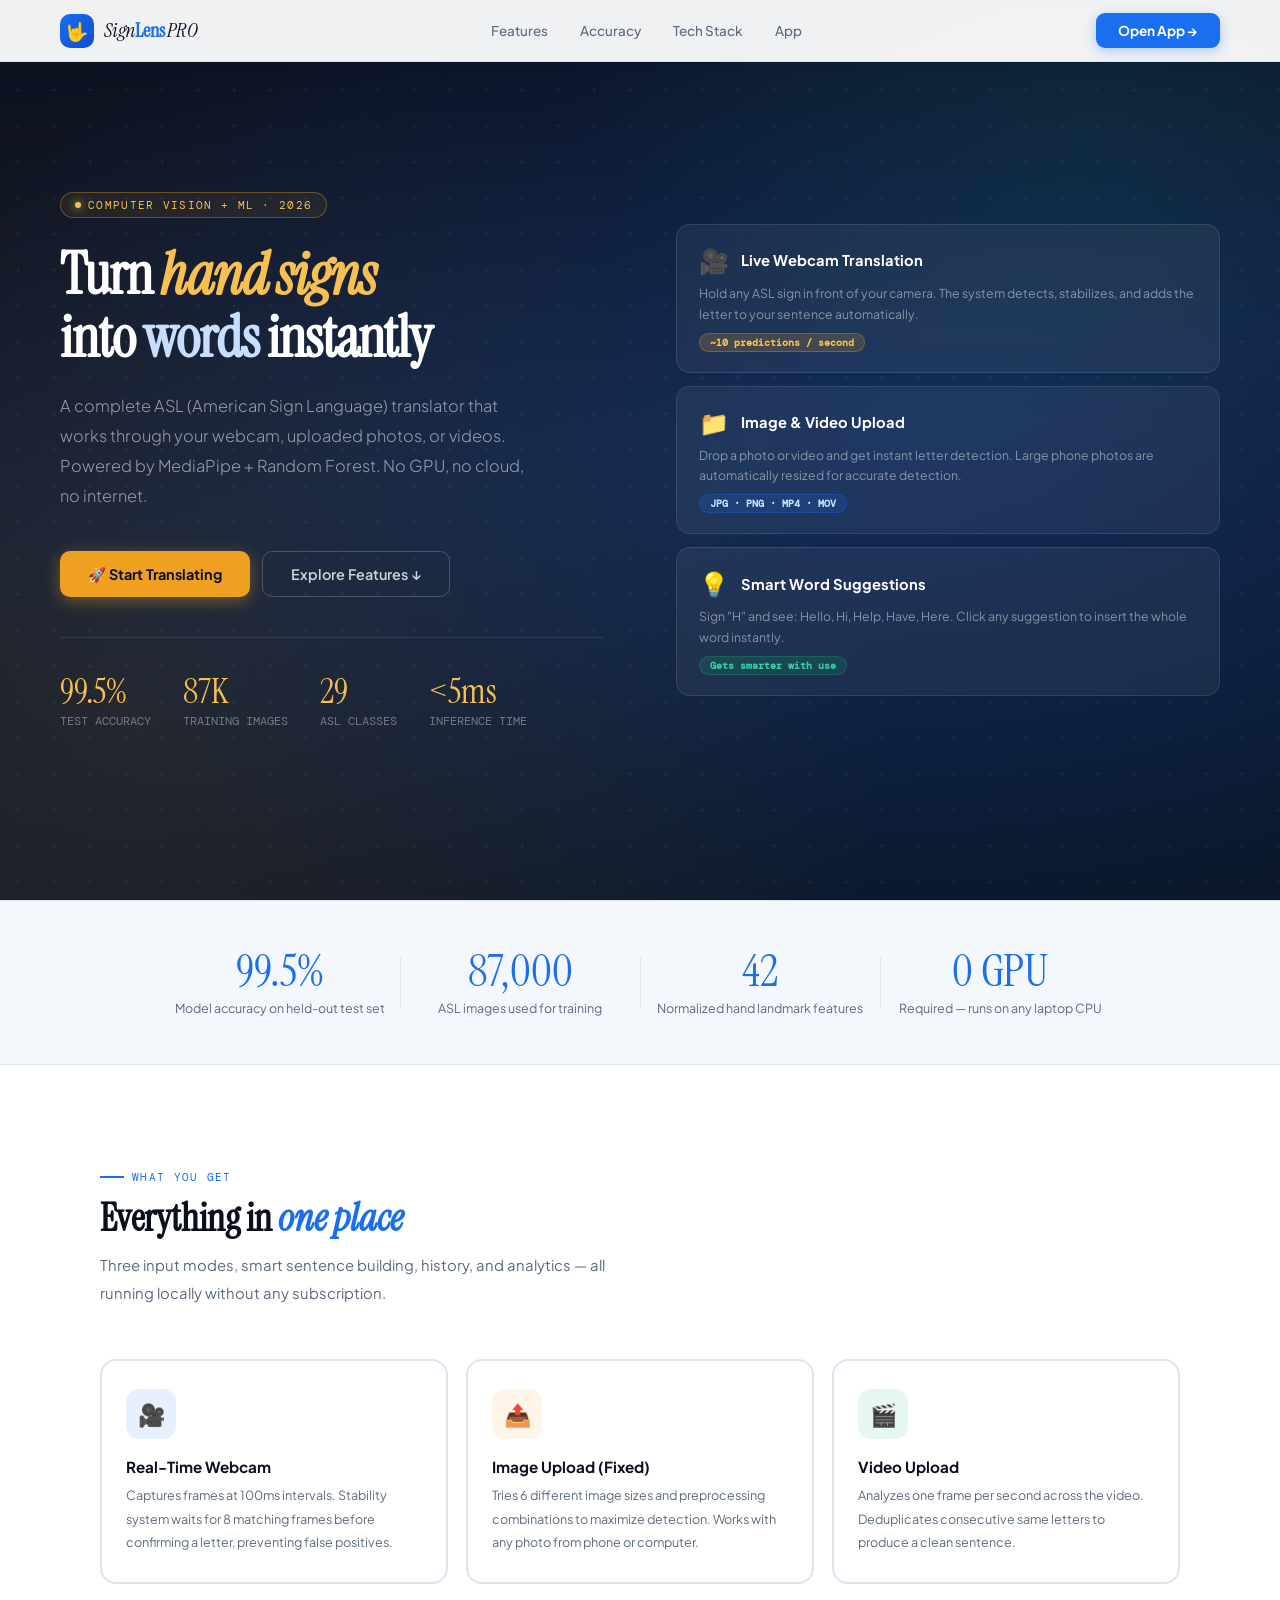
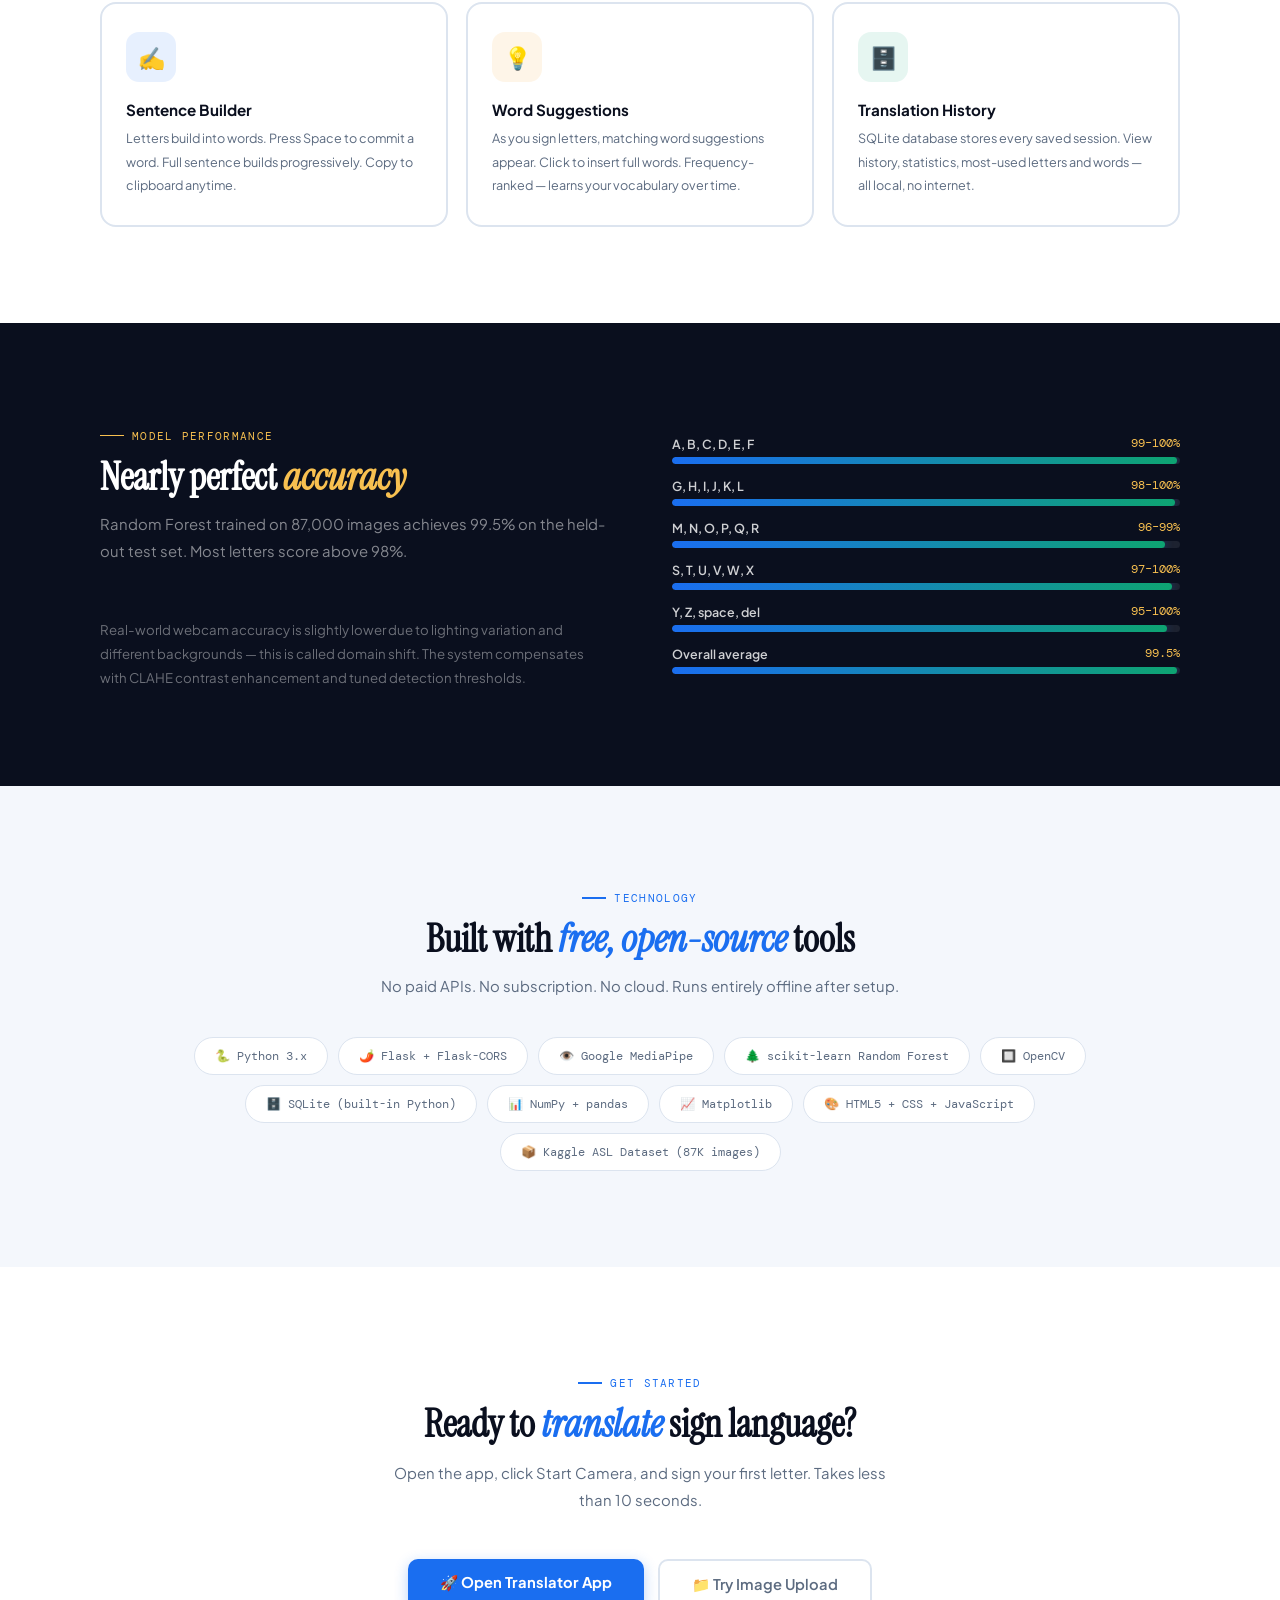
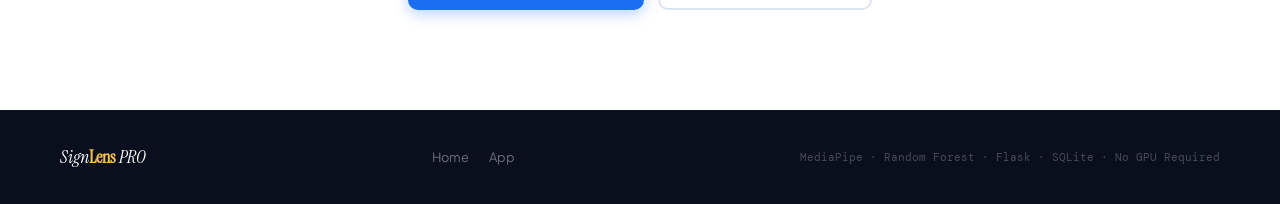
<file: frontend/index.html>
<!DOCTYPE html>
<html lang="en">
<head>
<meta charset="UTF-8"><meta name="viewport" content="width=device-width,initial-scale=1.0">
<title>SignLens PRO — ASL Sign Language Translator</title>
<link rel="preconnect" href="https://fonts.googleapis.com">
<link href="https://fonts.googleapis.com/css2?family=Instrument+Serif:ital@0;1&family=Plus+Jakarta+Sans:wght@300;400;500;600;700;800&family=DM+Mono:wght@400;500&display=swap" rel="stylesheet">
<style>
*,*::before,*::after{box-sizing:border-box;margin:0;padding:0}
:root{
  --ink:#0a0f1e; --ink2:#1a2332; --ink3:#243047;
  --sky:#1a6ef0; --sky2:#4b8ff8; --sky3:#c7dffe;
  --sun:#f0a020; --sun2:#f8c050; --sun3:#fef0cc;
  --mint:#0ea472; --rose:#e83a4c;
  --paper:#ffffff; --cloud:#f4f7fc; --mist:#e8edf5;
  --slate:#5c6b80; --fog:#96a5b8; --line:#dce4ef;
  --serif:'Instrument Serif',serif;
  --sans:'Plus Jakarta Sans',sans-serif;
  --mono:'DM Mono',monospace;
}
html{scroll-behavior:smooth}
body{font-family:var(--sans);background:var(--paper);color:var(--ink);overflow-x:hidden}

/* ══ NAV ══════════════════════════════════════════════ */
nav{position:fixed;inset:0 0 auto;z-index:100;height:62px;
  display:flex;align-items:center;justify-content:space-between;padding:0 60px;
  background:rgba(255,255,255,.94);backdrop-filter:blur(18px);
  border-bottom:1px solid var(--line);box-shadow:0 1px 10px rgba(10,15,30,.06)}
.nav-logo{display:flex;align-items:center;gap:10px;text-decoration:none;color:var(--ink)}
.nav-logo-icon{width:34px;height:34px;border-radius:10px;font-size:18px;
  background:linear-gradient(135deg,var(--sky),#0d4ecf);
  display:flex;align-items:center;justify-content:center}
.nav-brand{font-family:var(--serif);font-size:1.22rem;font-style:italic;letter-spacing:-.01em}
.nav-brand b{font-style:normal;color:var(--sky)}
.nav-links{display:flex;align-items:center;gap:2px}
.nav-a{padding:7px 15px;border-radius:8px;font-size:.84rem;font-weight:500;
  color:var(--slate);text-decoration:none;transition:all .18s}
.nav-a:hover{color:var(--ink);background:var(--cloud)}
.nav-cta{padding:9px 22px;border-radius:9px;font-size:.85rem;font-weight:700;
  background:var(--sky);color:#fff;text-decoration:none;
  box-shadow:0 3px 12px rgba(26,110,240,.3);transition:all .2s}
.nav-cta:hover{background:#1459d4;transform:translateY(-1px);box-shadow:0 5px 18px rgba(26,110,240,.4)}

/* ══ HERO ══════════════════════════════════════════════ */
.hero{
  min-height:100vh;padding:100px 60px 80px;
  background:var(--ink);position:relative;overflow:hidden;display:flex;align-items:center}
/* Gradient mesh background */
.hero::before{content:'';position:absolute;inset:0;
  background:radial-gradient(ellipse 80% 60% at 70% 50%,rgba(26,110,240,.22),transparent),
             radial-gradient(ellipse 60% 80% at 10% 80%,rgba(240,160,32,.1),transparent),
             radial-gradient(ellipse 40% 40% at 85% 15%,rgba(14,164,114,.1),transparent),
             linear-gradient(170deg,#0a0f1e 0%,#0f1a30 50%,#0a1526 100%)}
/* Dot grid */
.hero::after{content:'';position:absolute;inset:0;pointer-events:none;
  background-image:radial-gradient(rgba(255,255,255,.08) 1px,transparent 1px);
  background-size:36px 36px}

.hero-inner{max-width:1200px;margin:0 auto;width:100%;
  display:grid;grid-template-columns:1fr 1fr;gap:72px;align-items:center;position:relative;z-index:1}

/* Left side */
.hero-eyebrow{display:inline-flex;align-items:center;gap:7px;margin-bottom:26px;
  padding:5px 14px;border-radius:999px;
  border:1px solid rgba(240,160,32,.35);background:rgba(240,160,32,.08);
  font-family:var(--mono);font-size:.68rem;letter-spacing:.12em;
  color:var(--sun2);text-transform:uppercase}
.hero-eyebrow-dot{width:6px;height:6px;border-radius:50%;
  background:var(--sun2);box-shadow:0 0 8px var(--sun2);animation:pulse 2s infinite}
@keyframes pulse{0%,100%{opacity:1}50%{opacity:.3}}

h1{font-family:var(--serif);font-size:clamp(2.8rem,4.5vw,4.4rem);
  color:#fff;line-height:1.08;margin-bottom:22px;letter-spacing:-.02em}
h1 .accent{color:var(--sun2);font-style:italic}
h1 .accent2{color:var(--sky3)}
.hero-desc{font-size:1.02rem;color:rgba(255,255,255,.55);line-height:1.85;
  font-weight:300;max-width:480px;margin-bottom:40px}

.hero-btns{display:flex;gap:12px;flex-wrap:wrap}
.hbtn1{display:inline-flex;align-items:center;gap:8px;
  padding:13px 28px;border-radius:10px;font-size:.9rem;font-weight:700;
  background:var(--sun);color:var(--ink);text-decoration:none;
  box-shadow:0 4px 16px rgba(240,160,32,.4);transition:all .22s}
.hbtn1:hover{background:var(--sun2);transform:translateY(-2px);box-shadow:0 7px 24px rgba(240,160,32,.5)}
.hbtn2{display:inline-flex;align-items:center;gap:8px;
  padding:13px 28px;border-radius:10px;font-size:.9rem;font-weight:600;
  border:1.5px solid rgba(255,255,255,.2);color:rgba(255,255,255,.8);text-decoration:none;transition:all .22s}
.hbtn2:hover{border-color:rgba(255,255,255,.4);background:rgba(255,255,255,.07)}

.hero-numbers{display:flex;gap:32px;margin-top:40px;padding-top:36px;
  border-top:1px solid rgba(255,255,255,.09)}
.hn .val{font-family:var(--serif);font-size:2.2rem;color:var(--sun2);line-height:1}
.hn .lbl{font-size:.72rem;color:rgba(255,255,255,.38);margin-top:4px;font-family:var(--mono)}

/* Right side — feature cards */
.hero-right{display:flex;flex-direction:column;gap:13px}
.hcard{padding:20px 22px;border-radius:14px;
  background:rgba(255,255,255,.06);border:1px solid rgba(255,255,255,.1);
  backdrop-filter:blur(14px);transition:all .28s;cursor:default}
.hcard:hover{background:rgba(255,255,255,.1);transform:translateX(-4px);
  border-color:rgba(255,255,255,.18)}
.hcard-row{display:flex;align-items:center;gap:12px;margin-bottom:7px}
.hcard-emoji{font-size:1.5rem}
.hcard-title{font-size:.92rem;font-weight:700;color:#fff}
.hcard-body{font-size:.77rem;color:rgba(255,255,255,.47);line-height:1.7}
.hcard-tag{display:inline-block;margin-top:8px;padding:2px 10px;border-radius:999px;
  font-family:var(--mono);font-size:.62rem;font-weight:600}
.tag-sun{background:rgba(240,160,32,.18);color:var(--sun2);border:1px solid rgba(240,160,32,.3)}
.tag-sky{background:rgba(26,110,240,.18);color:var(--sky3);border:1px solid rgba(26,110,240,.3)}
.tag-mint{background:rgba(14,164,114,.18);color:#34d3a0;border:1px solid rgba(14,164,114,.3)}

/* ══ METRICS BAND ═══════════════════════════════════════ */
.band{background:var(--cloud);border-top:1px solid var(--line);border-bottom:1px solid var(--line);
  padding:48px 60px}
.band-inner{max-width:960px;margin:0 auto;
  display:grid;grid-template-columns:repeat(4,1fr)}
.band-item{text-align:center;padding:0 12px;position:relative}
.band-item+.band-item::before{content:'';position:absolute;left:0;top:12%;height:76%;width:1px;background:var(--line)}
.band-val{font-family:var(--serif);font-size:2.8rem;color:var(--sky);line-height:1;margin-bottom:6px}
.band-lbl{font-size:.78rem;color:var(--slate)}

/* ══ FEATURES SECTION ════════════════════════════════════ */
.section{padding:96px 60px}
.sec-inner{max-width:1080px;margin:0 auto}
.sec-label{display:inline-flex;align-items:center;gap:8px;margin-bottom:12px;
  font-family:var(--mono);font-size:.68rem;letter-spacing:.12em;color:var(--sky);text-transform:uppercase}
.sec-label::before{content:'';width:24px;height:1.5px;background:var(--sky)}
.sec-title{font-family:var(--serif);font-size:clamp(2rem,3vw,2.9rem);
  color:var(--ink);line-height:1.15;margin-bottom:12px}
.sec-title i{color:var(--sky)}
.sec-sub{font-size:.93rem;color:var(--slate);line-height:1.85;max-width:520px;margin-bottom:52px}

.feat-grid{display:grid;grid-template-columns:repeat(3,1fr);gap:18px}
.feat{padding:28px 24px;border-radius:16px;border:2px solid var(--line);
  background:var(--paper);transition:all .26s;position:relative;overflow:hidden}
.feat::after{content:'';position:absolute;inset:0;opacity:0;
  background:linear-gradient(135deg,rgba(26,110,240,.04),transparent);transition:opacity .3s}
.feat:hover{border-color:var(--sky2);box-shadow:0 10px 36px rgba(26,110,240,.1);transform:translateY(-4px)}
.feat:hover::after{opacity:1}
.feat-icon{width:50px;height:50px;border-radius:13px;margin-bottom:18px;
  display:flex;align-items:center;justify-content:center;font-size:22px}
.fi-sky{background:rgba(26,110,240,.1)} .fi-sun{background:rgba(240,160,32,.1)} .fi-mint{background:rgba(14,164,114,.1)}
.feat-name{font-weight:700;font-size:.95rem;color:var(--ink);margin-bottom:8px}
.feat-text{font-size:.79rem;color:var(--slate);line-height:1.85}

/* ══ ACCURACY SHOWCASE ═══════════════════════════════════ */
.acc-section{background:var(--ink);padding:96px 60px}
.acc-inner{max-width:1080px;margin:0 auto;display:grid;grid-template-columns:1fr 1fr;gap:64px;align-items:center}
.acc-section .sec-label{color:var(--sun2)}
.acc-section .sec-label::before{background:var(--sun2)}
.acc-section .sec-title{color:#fff}
.acc-section .sec-title i{color:var(--sun2)}
.acc-section .sec-sub{color:rgba(255,255,255,.5)}
.acc-bars{display:flex;flex-direction:column;gap:14px}
.acc-row{display:flex;flex-direction:column;gap:5px}
.acc-meta{display:flex;justify-content:space-between;font-size:.78rem}
.acc-ltr{color:rgba(255,255,255,.8);font-weight:600}
.acc-pct{color:var(--sun2);font-family:var(--mono);font-size:.72rem}
.acc-track{height:7px;background:rgba(255,255,255,.08);border-radius:4px;overflow:hidden}
.acc-fill{height:100%;border-radius:4px;
  background:linear-gradient(90deg,var(--sky),var(--mint));
  box-shadow:0 0 8px rgba(26,110,240,.4)}

/* ══ TECH STACK ══════════════════════════════════════════ */
.tech-section{padding:96px 60px;background:var(--cloud)}
.tech-inner{max-width:1080px;margin:0 auto;text-align:center}
.tech-pills{display:flex;flex-wrap:wrap;gap:10px;justify-content:center;margin-top:36px}
.tech-pill{padding:10px 20px;border-radius:999px;font-family:var(--mono);font-size:.76rem;
  border:1.5px solid var(--line);color:var(--slate);background:var(--paper);transition:all .2s}
.tech-pill:hover{border-color:var(--sky);color:var(--sky);background:rgba(26,110,240,.04)}

/* ══ CTA ════════════════════════════════════════════════ */
.cta{padding:100px 60px;text-align:center}
.cta .sec-label{justify-content:center}
.cta .sec-title{text-align:center;max-width:600px;margin:0 auto 14px}
.cta .sec-sub{margin:0 auto 44px;text-align:center}
.cta-row{display:flex;gap:14px;justify-content:center;flex-wrap:wrap}
.cta-p{padding:14px 32px;border-radius:10px;font-size:.92rem;font-weight:700;
  background:var(--sky);color:#fff;text-decoration:none;
  box-shadow:0 4px 14px rgba(26,110,240,.3);transition:all .2s;font-family:var(--sans)}
.cta-p:hover{background:#1459d4;transform:translateY(-2px);box-shadow:0 7px 22px rgba(26,110,240,.4)}
.cta-s{padding:14px 32px;border-radius:10px;font-size:.92rem;font-weight:600;
  border:2px solid var(--line);color:var(--slate);text-decoration:none;transition:all .2s;font-family:var(--sans)}
.cta-s:hover{border-color:var(--sky);color:var(--sky)}

/* ══ FOOTER ══════════════════════════════════════════════ */
footer{background:var(--ink);padding:36px 60px;
  display:flex;align-items:center;justify-content:space-between;flex-wrap:wrap;gap:14px}
.foot-brand{font-family:var(--serif);font-size:1.1rem;font-style:italic;color:#fff}
.foot-brand b{color:var(--sun2);font-style:normal}
.foot-links{display:flex;gap:20px}
.foot-a{font-size:.8rem;color:rgba(255,255,255,.4);text-decoration:none;transition:color .15s}
.foot-a:hover{color:rgba(255,255,255,.75)}
.foot-note{font-family:var(--mono);font-size:.67rem;color:rgba(255,255,255,.25)}

@media(max-width:960px){
  nav{padding:0 20px}
  .hero{padding:90px 20px 64px}
  .hero-inner,.acc-inner{grid-template-columns:1fr;gap:36px}
  .band,.section,.acc-section,.tech-section,.cta{padding:64px 20px}
  .band-inner{grid-template-columns:1fr 1fr}
  .feat-grid{grid-template-columns:1fr}
  footer{padding:28px 20px;flex-direction:column;text-align:center}
  .foot-links{justify-content:center}
}
</style>
</head>
<body>

<nav>
  <a href="index.html" class="nav-logo">
    <div class="nav-logo-icon">🤟</div>
    <div class="nav-brand"><i>Sign</i><b>Lens</b> PRO</div>
  </a>
  <div class="nav-links">
    <a class="nav-a" href="#features">Features</a>
    <a class="nav-a" href="#accuracy">Accuracy</a>
    <a class="nav-a" href="#tech">Tech Stack</a>
    <a class="nav-a" href="app.html">App</a>
  </div>
  <a class="nav-cta" href="app.html">Open App →</a>
</nav>

<!-- HERO -->
<section class="hero">
  <div class="hero-inner">
    <div>
      <div class="hero-eyebrow"><span class="hero-eyebrow-dot"></span>computer vision + ML · 2026</div>
      <h1>Turn <span class="accent">hand signs</span><br>into <span class="accent2">words</span> instantly</h1>
      <p class="hero-desc">
        A complete ASL (American Sign Language) translator that works through your webcam, uploaded photos, or videos.
        Powered by MediaPipe + Random Forest. No GPU, no cloud, no internet.
      </p>
      <div class="hero-btns">
        <a class="hbtn1" href="app.html">🚀 Start Translating</a>
        <a class="hbtn2" href="#features">Explore Features ↓</a>
      </div>
      <div class="hero-numbers">
        <div class="hn"><div class="val">99.5%</div><div class="lbl">TEST ACCURACY</div></div>
        <div class="hn"><div class="val">87K</div><div class="lbl">TRAINING IMAGES</div></div>
        <div class="hn"><div class="val">29</div><div class="lbl">ASL CLASSES</div></div>
        <div class="hn"><div class="val">&lt;5ms</div><div class="lbl">INFERENCE TIME</div></div>
      </div>
    </div>
    <div class="hero-right">
      <div class="hcard">
        <div class="hcard-row"><div class="hcard-emoji">🎥</div><div class="hcard-title">Live Webcam Translation</div></div>
        <div class="hcard-body">Hold any ASL sign in front of your camera. The system detects, stabilizes, and adds the letter to your sentence automatically.</div>
        <span class="hcard-tag tag-sun">~10 predictions / second</span>
      </div>
      <div class="hcard">
        <div class="hcard-row"><div class="hcard-emoji">📁</div><div class="hcard-title">Image & Video Upload</div></div>
        <div class="hcard-body">Drop a photo or video and get instant letter detection. Large phone photos are automatically resized for accurate detection.</div>
        <span class="hcard-tag tag-sky">JPG · PNG · MP4 · MOV</span>
      </div>
      <div class="hcard">
        <div class="hcard-row"><div class="hcard-emoji">💡</div><div class="hcard-title">Smart Word Suggestions</div></div>
        <div class="hcard-body">Sign "H" and see: Hello, Hi, Help, Have, Here. Click any suggestion to insert the whole word instantly.</div>
        <span class="hcard-tag tag-mint">Gets smarter with use</span>
      </div>
    </div>
  </div>
</section>

<!-- METRICS BAND -->
<div class="band">
  <div class="band-inner">
    <div class="band-item"><div class="band-val">99.5%</div><div class="band-lbl">Model accuracy on held-out test set</div></div>
    <div class="band-item"><div class="band-val">87,000</div><div class="band-lbl">ASL images used for training</div></div>
    <div class="band-item"><div class="band-val">42</div><div class="band-lbl">Normalized hand landmark features</div></div>
    <div class="band-item"><div class="band-val">0 GPU</div><div class="band-lbl">Required — runs on any laptop CPU</div></div>
  </div>
</div>

<!-- FEATURES -->
<section class="section" id="features">
  <div class="sec-inner">
    <div class="sec-label">What you get</div>
    <h2 class="sec-title">Everything in <i>one place</i></h2>
    <p class="sec-sub">Three input modes, smart sentence building, history, and analytics — all running locally without any subscription.</p>
    <div class="feat-grid">
      <div class="feat">
        <div class="feat-icon fi-sky">🎥</div>
        <div class="feat-name">Real-Time Webcam</div>
        <div class="feat-text">Captures frames at 100ms intervals. Stability system waits for 8 matching frames before confirming a letter, preventing false positives.</div>
      </div>
      <div class="feat">
        <div class="feat-icon fi-sun">📤</div>
        <div class="feat-name">Image Upload (Fixed)</div>
        <div class="feat-text">Tries 6 different image sizes and preprocessing combinations to maximize detection. Works with any photo from phone or computer.</div>
      </div>
      <div class="feat">
        <div class="feat-icon fi-mint">🎬</div>
        <div class="feat-name">Video Upload</div>
        <div class="feat-text">Analyzes one frame per second across the video. Deduplicates consecutive same letters to produce a clean sentence.</div>
      </div>
      <div class="feat">
        <div class="feat-icon fi-sky">✍️</div>
        <div class="feat-name">Sentence Builder</div>
        <div class="feat-text">Letters build into words. Press Space to commit a word. Full sentence builds progressively. Copy to clipboard anytime.</div>
      </div>
      <div class="feat">
        <div class="feat-icon fi-sun">💡</div>
        <div class="feat-name">Word Suggestions</div>
        <div class="feat-text">As you sign letters, matching word suggestions appear. Click to insert full words. Frequency-ranked — learns your vocabulary over time.</div>
      </div>
      <div class="feat">
        <div class="feat-icon fi-mint">🗄️</div>
        <div class="feat-name">Translation History</div>
        <div class="feat-text">SQLite database stores every saved session. View history, statistics, most-used letters and words — all local, no internet.</div>
      </div>
    </div>
  </div>
</section>

<!-- ACCURACY SHOWCASE -->
<section class="acc-section" id="accuracy">
  <div class="acc-inner">
    <div>
      <div class="sec-label">Model performance</div>
      <h2 class="sec-title">Nearly perfect <i>accuracy</i></h2>
      <p class="sec-sub">Random Forest trained on 87,000 images achieves 99.5% on the held-out test set. Most letters score above 98%.</p>
      <p style="font-size:.83rem;color:rgba(255,255,255,.4);margin-top:16px;line-height:1.8">
        Real-world webcam accuracy is slightly lower due to lighting variation and different backgrounds — this is called domain shift. The system compensates with CLAHE contrast enhancement and tuned detection thresholds.
      </p>
    </div>
    <div class="acc-bars">
      <div class="acc-row">
        <div class="acc-meta"><span class="acc-ltr">A, B, C, D, E, F</span><span class="acc-pct">99–100%</span></div>
        <div class="acc-track"><div class="acc-fill" style="width:99.5%"></div></div>
      </div>
      <div class="acc-row">
        <div class="acc-meta"><span class="acc-ltr">G, H, I, J, K, L</span><span class="acc-pct">98–100%</span></div>
        <div class="acc-track"><div class="acc-fill" style="width:99%"></div></div>
      </div>
      <div class="acc-row">
        <div class="acc-meta"><span class="acc-ltr">M, N, O, P, Q, R</span><span class="acc-pct">96–99%</span></div>
        <div class="acc-track"><div class="acc-fill" style="width:97%"></div></div>
      </div>
      <div class="acc-row">
        <div class="acc-meta"><span class="acc-ltr">S, T, U, V, W, X</span><span class="acc-pct">97–100%</span></div>
        <div class="acc-track"><div class="acc-fill" style="width:98.5%"></div></div>
      </div>
      <div class="acc-row">
        <div class="acc-meta"><span class="acc-ltr">Y, Z, space, del</span><span class="acc-pct">95–100%</span></div>
        <div class="acc-track"><div class="acc-fill" style="width:97.5%"></div></div>
      </div>
      <div class="acc-row">
        <div class="acc-meta"><span class="acc-ltr">Overall average</span><span class="acc-pct">99.5%</span></div>
        <div class="acc-track"><div class="acc-fill" style="width:99.5%"></div></div>
      </div>
    </div>
  </div>
</section>

<!-- TECH STACK -->
<section class="tech-section" id="tech">
  <div class="tech-inner">
    <div class="sec-label" style="justify-content:center">Technology</div>
    <h2 class="sec-title" style="text-align:center">Built with <i>free, open-source</i> tools</h2>
    <p class="sec-sub" style="margin:0 auto;text-align:center">No paid APIs. No subscription. No cloud. Runs entirely offline after setup.</p>
    <div class="tech-pills">
      <span class="tech-pill">🐍 Python 3.x</span>
      <span class="tech-pill">🌶️ Flask + Flask-CORS</span>
      <span class="tech-pill">👁️ Google MediaPipe</span>
      <span class="tech-pill">🌲 scikit-learn Random Forest</span>
      <span class="tech-pill">🔲 OpenCV</span>
      <span class="tech-pill">🗄️ SQLite (built-in Python)</span>
      <span class="tech-pill">📊 NumPy + pandas</span>
      <span class="tech-pill">📈 Matplotlib</span>
      <span class="tech-pill">🎨 HTML5 + CSS + JavaScript</span>
      <span class="tech-pill">📦 Kaggle ASL Dataset (87K images)</span>
    </div>
  </div>
</section>

<!-- CTA -->
<section class="cta">
  <div class="sec-inner">
    <div class="sec-label">Get started</div>
    <h2 class="sec-title">Ready to <i>translate</i> sign language?</h2>
    <p class="sec-sub">Open the app, click Start Camera, and sign your first letter. Takes less than 10 seconds.</p>
    <div class="cta-row">
      <a class="cta-p" href="app.html">🚀 Open Translator App</a>
      <a class="cta-s" href="app.html#upload">📁 Try Image Upload</a>
    </div>
  </div>
</section>

<footer>
  <div class="foot-brand"><i>Sign</i><b>Lens</b> PRO</div>
  <div class="foot-links">
    <a class="foot-a" href="index.html">Home</a>
    <a class="foot-a" href="app.html">App</a>
  </div>
  <div class="foot-note">MediaPipe · Random Forest · Flask · SQLite · No GPU Required</div>
</footer>

</body>
</html>
</file>
